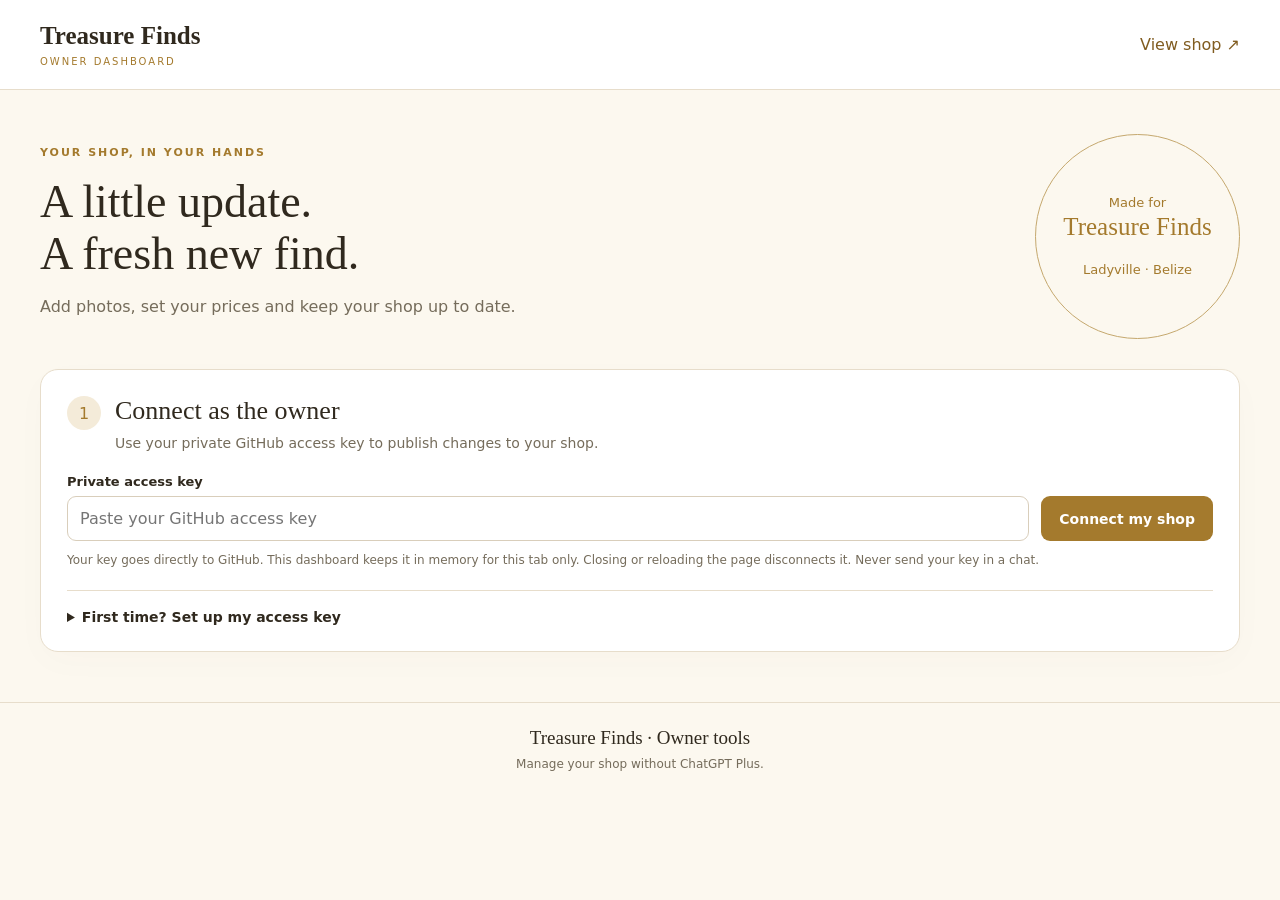
<file: admin/index.html>
<!doctype html>
<html lang="en"><head><meta charset="utf-8"><meta name="viewport" content="width=device-width,initial-scale=1"><meta name="robots" content="noindex,nofollow"><meta name="referrer" content="no-referrer"><meta http-equiv="Content-Security-Policy" content="default-src 'self'; script-src 'self'; style-src 'self'; connect-src 'self' https://api.github.com; img-src 'self' data: blob: https:; object-src 'none'; base-uri 'none'; form-action 'none'"><title>Owner Dashboard | Treasure Finds</title><link rel="stylesheet" href="admin.css"><script src="../catalog-core.js" defer></script><script src="admin.js" defer></script></head>
<body><header><a href="../" class="brand">Treasure Finds <span>OWNER DASHBOARD</span></a><a href="../" target="_blank" rel="noopener">View shop ↗</a></header>
<main><section class="intro"><div><p class="eyebrow">YOUR SHOP, IN YOUR HANDS</p><h1>A little update.<br>A fresh new find.</h1><p>Add photos, set your prices and keep your shop up to date.</p></div><div class="intro-badge">Made for<br><strong>Treasure Finds</strong><br>Ladyville · Belize</div></section>
<div id="status" class="status" role="status" aria-live="polite" hidden></div>
<section id="connect-panel" class="panel"><div class="panel-title"><span class="step">1</span><div><h2>Connect as the owner</h2><p>Use your private GitHub access key to publish changes to your shop.</p></div></div>
<form id="connect-form"><label for="access-key">Private access key</label><div class="connect-row"><input id="access-key" type="password" autocomplete="off" spellcheck="false" placeholder="Paste your GitHub access key" required><button id="connect" type="submit">Connect my shop</button></div></form><p class="small">Your key goes directly to GitHub. This dashboard keeps it in memory for this tab only. Closing or reloading the page disconnects it. Never send your key in a chat.</p>
<details><summary>First time? Set up my access key</summary><ol><li><a id="key-link" href="https://github.com/settings/personal-access-tokens/new" target="_blank" rel="noopener noreferrer">Open GitHub’s access-key page ↗</a> and sign in to <strong>mperez84</strong>.</li><li>Name the key <strong>Treasure Finds Dashboard</strong> and choose an expiration date.</li><li>Under <strong>Repository access</strong>, choose <strong>Only select repositories</strong> and select <strong>Treasue-Finds</strong>.</li><li>Under <strong>Repository permissions</strong>, set <strong>Contents</strong> to <strong>Read and write</strong>. Leave other permissions unchanged.</li><li>Generate the key, copy it and paste it into the field above. Keep it in your password manager so you can connect again.</li></ol><p class="small">This key can change your website files. Only use it on your own device and this dashboard. If it expires, create a replacement the same way.</p></details></section>
<section id="workspace" hidden><div class="toolbar"><div><span class="connected-dot"></span><strong>Connected to your shop</strong><p class="small" id="save-summary">Your published products are ready.</p></div><button class="secondary" id="disconnect">Disconnect</button></div>
<div class="dashboard-grid"><section class="panel product-panel"><div class="panel-title between"><div><h2>Your products</h2><p id="product-count"></p></div><button id="new-product">+ Add product</button></div><label class="visually-hidden" for="product-search">Search products</label><input id="product-search" type="search" placeholder="Search your finds…"><div id="product-list" class="product-list"></div></section>
<section class="panel editor"><div class="panel-title"><span class="step">2</span><div><h2 id="editor-title">Add a new find</h2><p>Choose a photo and fill in the details.</p></div></div><form id="product-form"><label class="photo-picker" for="photo"><img id="photo-preview" alt="Selected product photo" hidden><span id="photo-prompt">＋<strong>Add a product photo</strong><small>Choose from your phone’s photos</small></span></label><input id="photo" type="file" accept="image/jpeg,image/png,image/webp,image/heic,image/heif"><p class="small">JPEG, PNG or WebP. If an iPhone photo won’t open, choose a JPEG copy or screenshot.</p>
<label for="product-name">Product name</label><input id="product-name" maxlength="160" required placeholder="e.g. Pearl bow hair clip"><div class="field-row"><div><label for="price">Price in BZ$</label><input id="price" type="number" min="0" max="1000000" step="0.01" inputmode="decimal" placeholder="Leave blank to ask for price"></div><div><label for="category">Category</label><select id="category"></select></div></div><div class="field-row"><div><label for="unit">Sold per</label><input id="unit" maxlength="40" value="item" required placeholder="item, pack, set…"></div><div><label for="options">Options / designs</label><textarea id="options" rows="2" placeholder="One option on each line"></textarea></div></div><label for="description">Description</label><textarea id="description" rows="3" maxlength="2000" placeholder="A few helpful details for your customers"></textarea><label class="check"><input id="sold-out" type="checkbox"><span>Mark this product sold out</span></label><p class="small">Sold-out products remain visible, with ordering turned off.</p><div class="editor-actions"><button type="submit" id="publish">Publish product</button><button type="button" class="danger" id="remove" hidden>Remove product</button></div><p class="small">Publishing updates your website for everyone. Changes normally appear after GitHub finishes updating the site.</p></form></section></div></section></main><footer>Treasure Finds · Owner tools <span>Manage your shop without ChatGPT Plus.</span></footer></body></html>
</file>
<file: admin/admin.css>
:root{--gold:#a47a2d;--ink:#30291e;--muted:#756c5b;--line:#e7ddcb;--cream:#fcf8ef}*{box-sizing:border-box}body{margin:0;background:var(--cream);color:var(--ink);font-family:system-ui,-apple-system,Segoe UI,sans-serif}header{display:flex;justify-content:space-between;align-items:center;gap:15px;padding:22px max(22px,calc((100vw - 1200px)/2));background:#fff;border-bottom:1px solid var(--line)}a{color:#805c20}header a{text-decoration:none}.brand{font:700 25px Georgia,serif;color:var(--ink)}.brand span{display:block;font:10px system-ui;letter-spacing:2px;color:var(--gold);margin-top:6px}main{max-width:1244px;margin:auto;padding:0 22px 50px}.intro{display:flex;align-items:center;justify-content:space-between;gap:20px;padding:44px 0 30px}.eyebrow{font-size:11px;letter-spacing:2px;font-weight:700;color:var(--gold)}h1{font:46px/1.12 Georgia,serif;margin:12px 0 16px}p{line-height:1.5;color:var(--muted);margin:6px 0 15px}.intro-badge{width:205px;aspect-ratio:1;border:1px solid #c5a86e;border-radius:50%;display:flex;flex-direction:column;align-items:center;justify-content:center;line-height:1.5;font-size:13px;color:var(--gold);text-align:center}.intro-badge strong{font:25px Georgia,serif}.panel{background:white;border:1px solid var(--line);border-radius:18px;padding:26px;box-shadow:0 10px 35px #67471d05}.panel-title{display:flex;align-items:flex-start;gap:14px;margin-bottom:20px}.panel-title p{font-size:14px;margin:7px 0 0}h2{font:26px Georgia,serif;margin:0}.step{border-radius:50%;background:#f4ebd9;color:var(--gold);width:34px;height:34px;display:grid;place-items:center;flex:none}.small{font-size:12px;line-height:1.6;margin:10px 0;color:var(--muted)}label{display:block;font-size:13px;font-weight:650;margin:17px 0 7px}input,textarea,select{font:inherit;font-size:16px;max-width:100%;width:100%;border:1px solid #d9cebb;border-radius:9px;padding:12px;background:#fff;color:var(--ink)}input:focus,textarea:focus,select:focus,button:focus-visible,a:focus-visible{outline:2px solid #bb9147;outline-offset:3px}button{border:0;border-radius:9px;padding:13px 18px;background:var(--gold);color:#fff;font:650 14px system-ui;cursor:pointer;min-height:44px}button:disabled{opacity:.55;cursor:wait}.secondary{background:#f4eddf;color:#65502e}.danger{background:#fff0ed;color:#9d3529}.connect-row{display:flex;gap:12px}.connect-row input{flex:1}.connect-row button{white-space:nowrap}details{margin-top:20px;border-top:1px solid var(--line);padding-top:18px}summary{cursor:pointer;font-weight:650;font-size:14px}li{line-height:1.6;margin:10px 0;font-size:14px}.toolbar{display:flex;align-items:center;justify-content:space-between;margin:6px 0 22px}.toolbar p{margin:6px 0 0}.connected-dot{display:inline-block;width:8px;height:8px;border-radius:50%;background:#487c50;margin-right:9px}.dashboard-grid{display:grid;grid-template-columns:minmax(0,1fr) minmax(0,1.15fr);gap:22px;align-items:start}.between{justify-content:space-between;align-items:center}.between button{font-size:12px;padding:11px}.product-list{margin-top:18px;max-height:800px;overflow:auto}.product-row{width:100%;display:flex;gap:13px;align-items:center;text-align:left;background:#fff;border:1px solid transparent;border-bottom-color:var(--line);border-radius:10px;color:var(--ink);padding:12px 8px;margin:3px 0}.product-row:hover,.product-row.active{background:#fcf8ef;border-color:#dbc392}.product-row img{width:62px;height:65px;object-fit:contain;background:white;border-radius:8px}.product-row .row-copy{min-width:0;flex:1}.product-row strong{display:block;font-size:13px;overflow-wrap:anywhere}.product-row small{display:block;color:var(--muted);font-size:11px;margin-top:5px}.product-row .arrow{color:var(--gold);font-size:20px}.photo-picker{height:220px;margin:0;border:1px dashed #c5aa76;border-radius:12px;background:#fffaf0;display:flex;align-items:center;justify-content:center;overflow:hidden;cursor:pointer}.photo-picker img{width:100%;height:100%;object-fit:contain}.photo-picker span{text-align:center;font-size:29px;color:var(--gold)}.photo-picker strong,.photo-picker small{display:block;font:500 14px system-ui;margin-top:10px}.photo-picker small{font-size:12px;color:var(--muted)}input[type=file]{margin-top:10px;font-size:12px;padding:8px}.field-row{display:grid;grid-template-columns:1fr 1fr;gap:14px}.check{display:flex;align-items:center;gap:10px;background:#faf5eb;border-radius:10px;padding:15px}.check input{width:20px;height:20px;accent-color:var(--gold);margin:0}.editor-actions{display:flex;gap:10px;margin-top:22px}.editor-actions button:first-child{flex:1}.status{padding:15px 18px;border-radius:12px;border:1px solid #d9c18d;background:#fff4d8;margin-bottom:20px;font-size:14px;line-height:1.5;overflow-wrap:anywhere}.status.error{background:#fff0ed;border-color:#d4a49a;color:#8e3027}.status.success{background:#eff6ed;border-color:#b5c8ad;color:#3a5e31}footer{border-top:1px solid var(--line);padding:24px;text-align:center;font:19px Georgia,serif}footer span{display:block;font:12px system-ui;color:var(--muted);margin-top:8px}.visually-hidden{position:absolute;width:1px;height:1px;overflow:hidden;clip:rect(0,0,0,0)}[hidden]{display:none!important}@media(max-width:800px){.dashboard-grid{grid-template-columns:1fr}.product-list{max-height:330px}.intro{padding:32px 0 24px}.intro-badge{width:150px;flex:none;font-size:10px}.intro-badge strong{font-size:20px}h1{font-size:38px}.panel{padding:20px}}@media(max-width:480px){header{padding:18px}.brand{font-size:22px}header>a:last-child{font-size:12px}main{padding:0 14px 35px}.intro-badge{display:none}h1{font-size:38px}.connect-row{flex-direction:column}.field-row{grid-template-columns:1fr}.panel{padding:18px}.panel-title{gap:10px}h2{font-size:23px}.toolbar{align-items:flex-start;gap:12px}.toolbar strong{font-size:13px}.between{gap:8px}.editor-actions{flex-wrap:wrap}}
</file>
